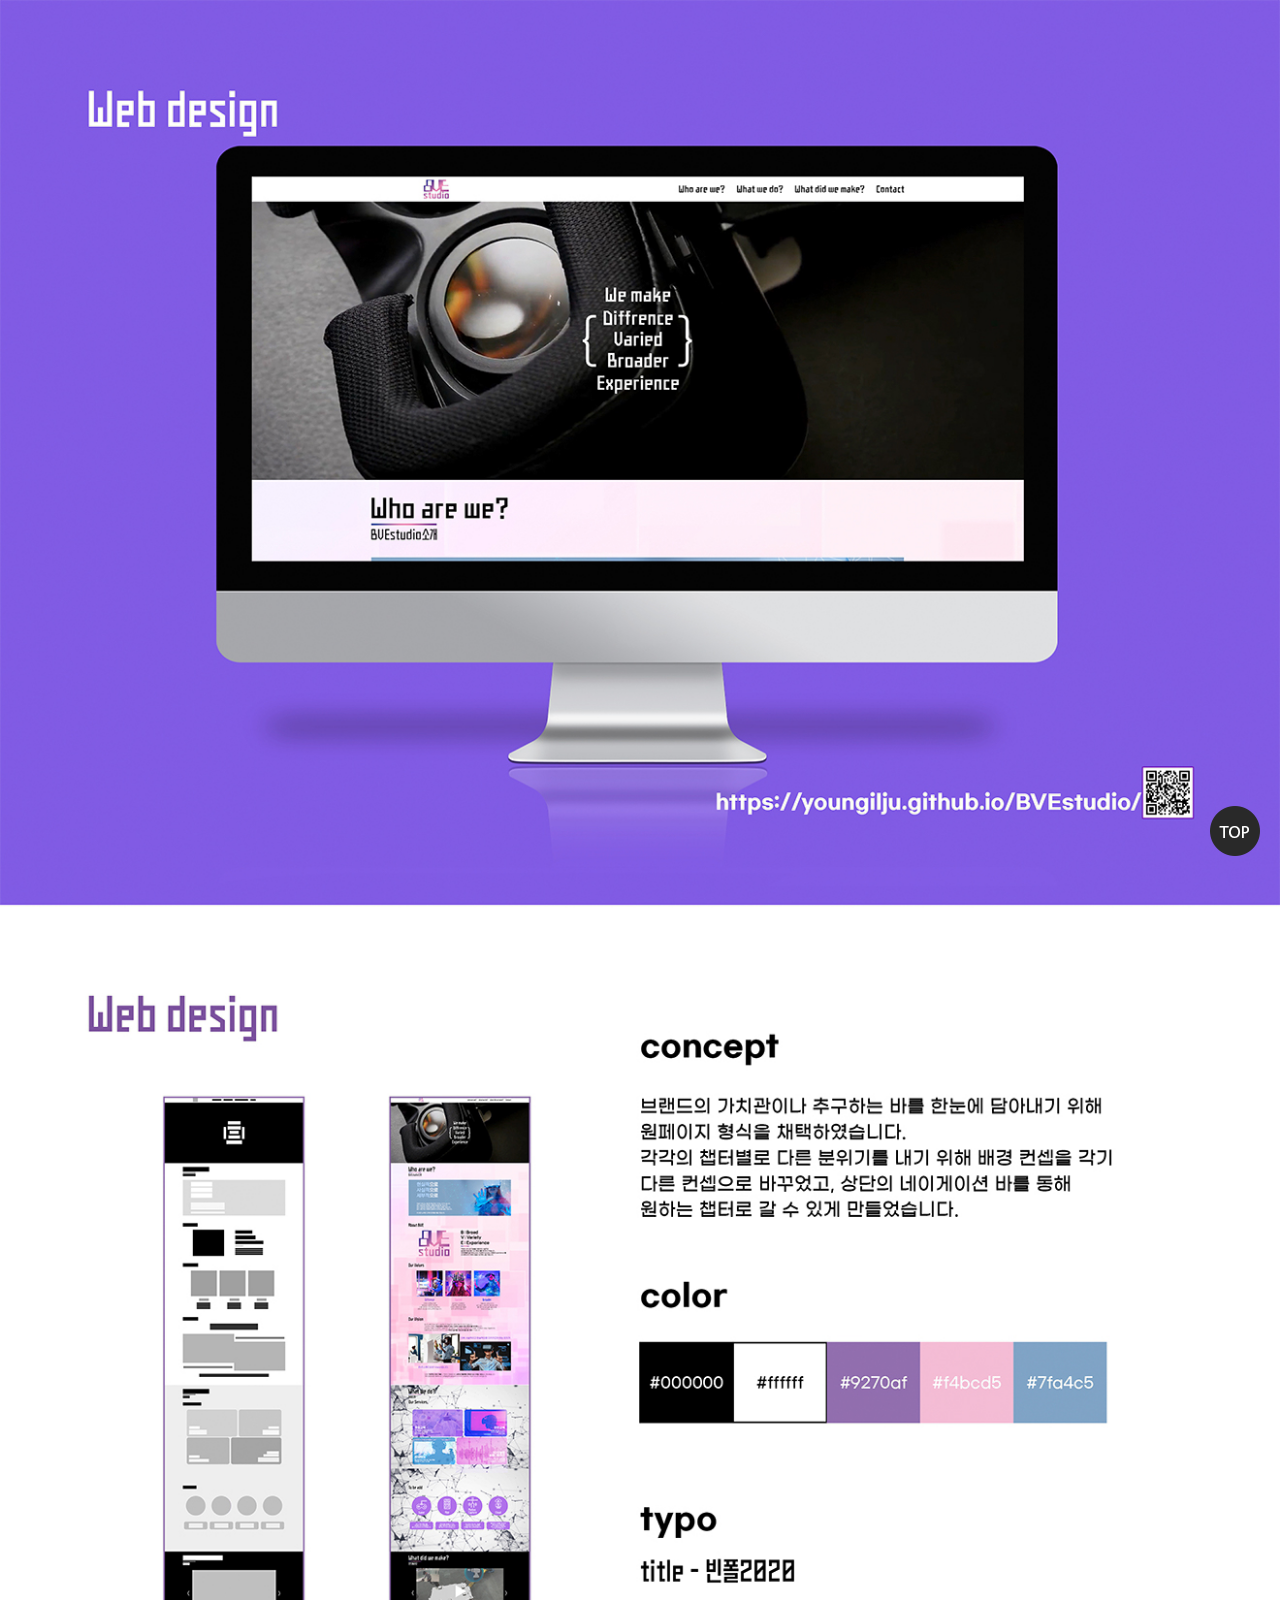
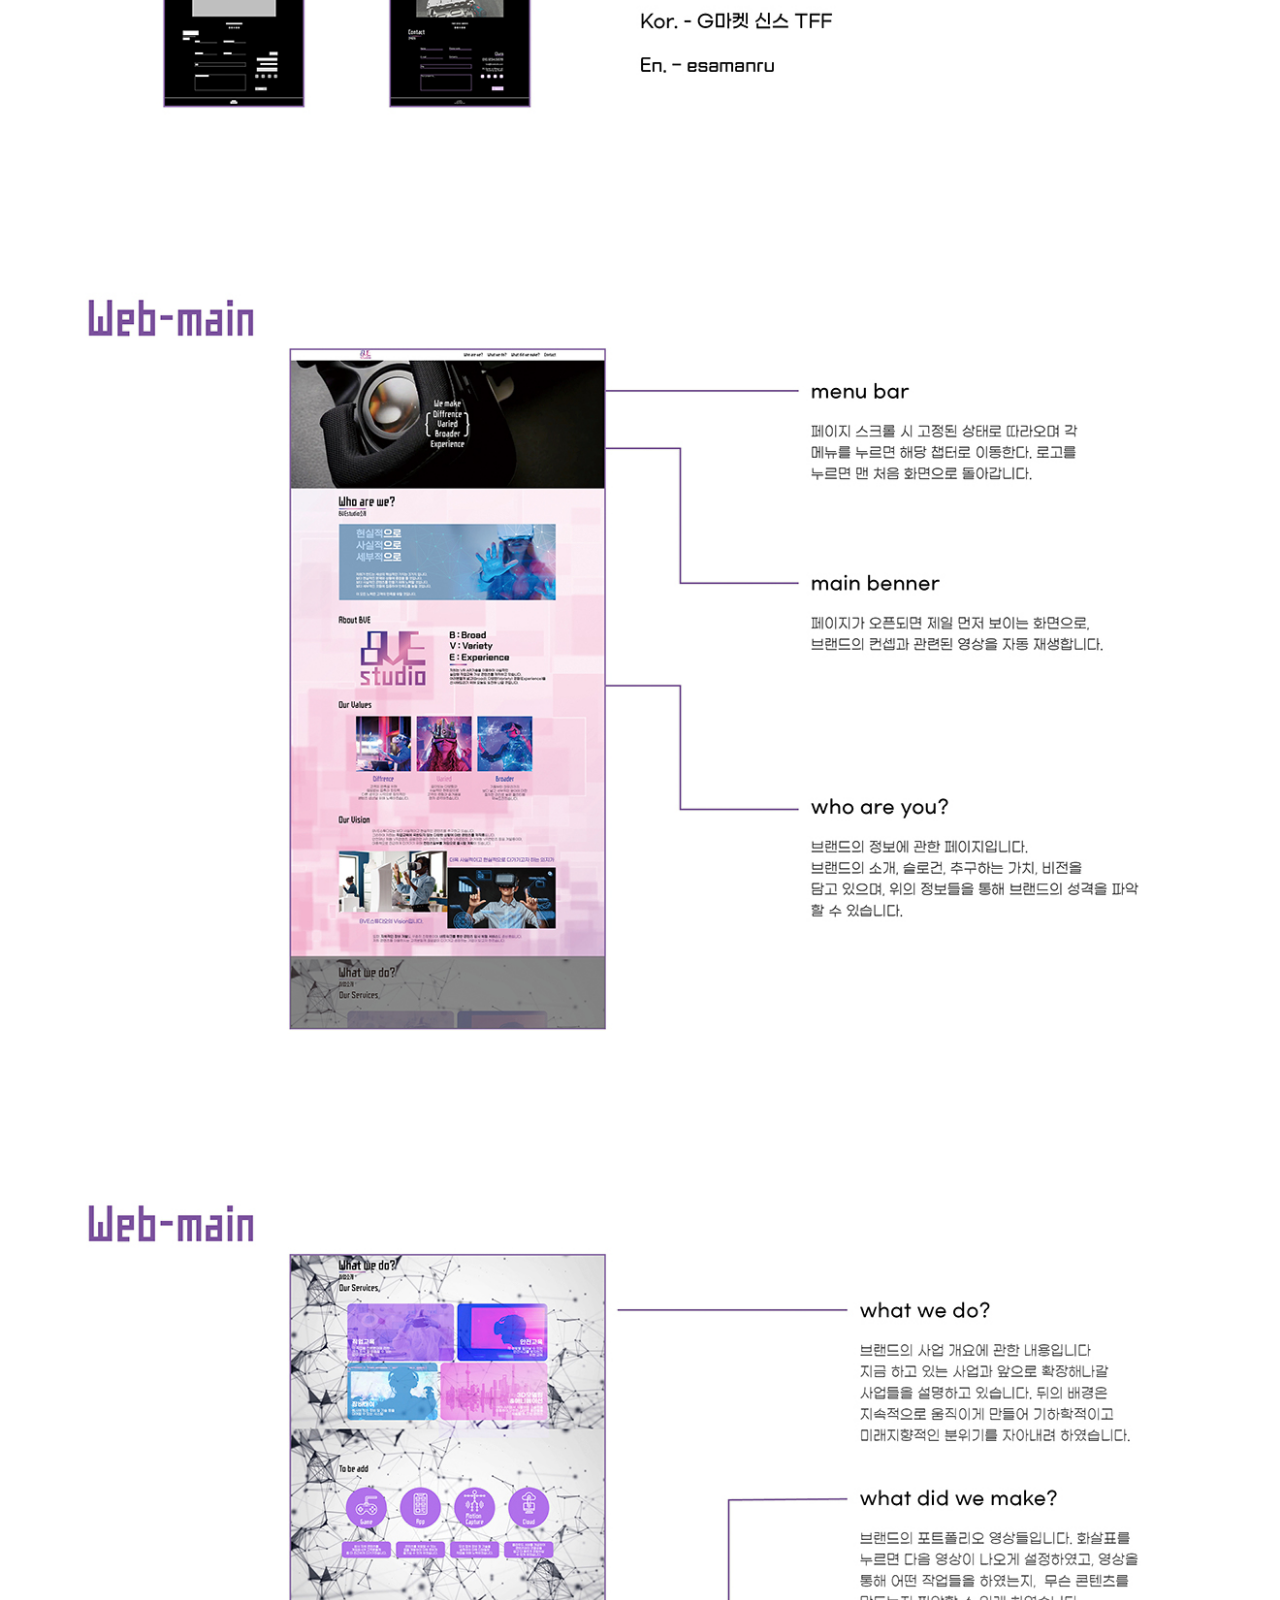
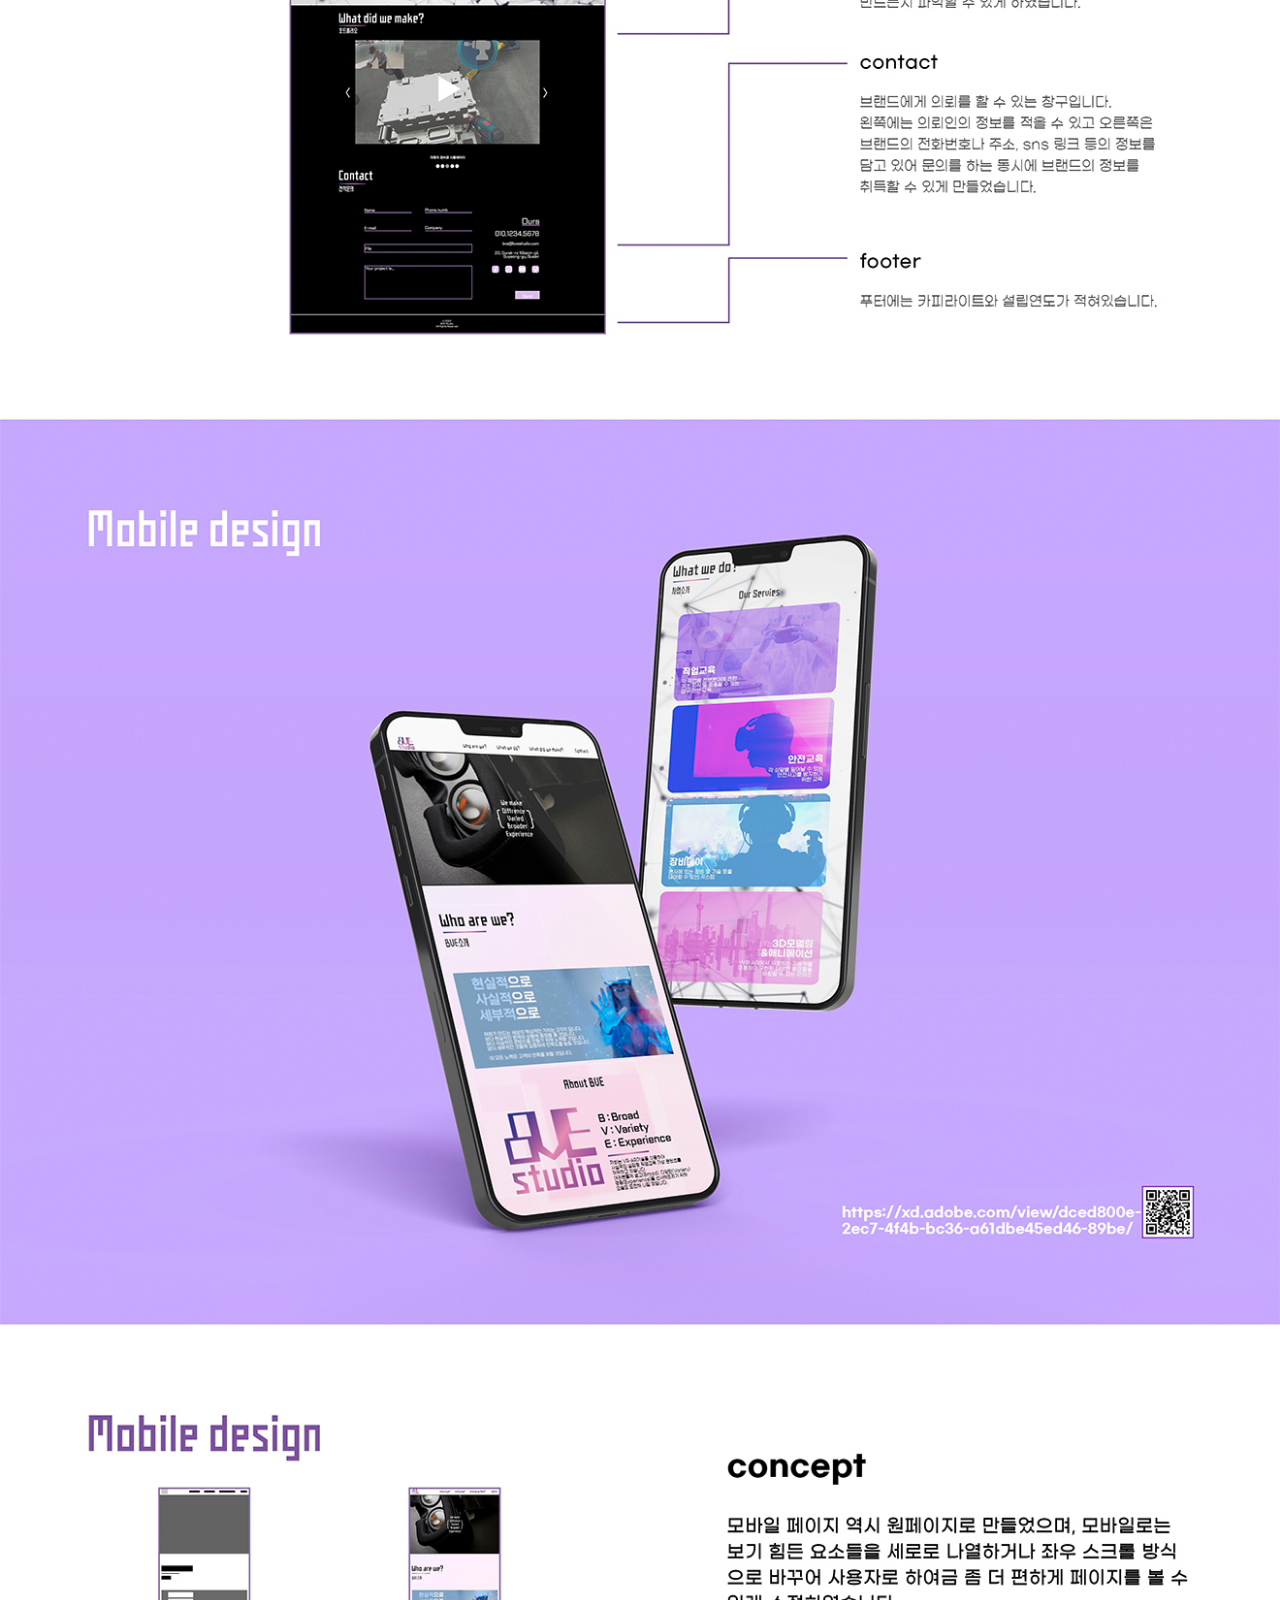
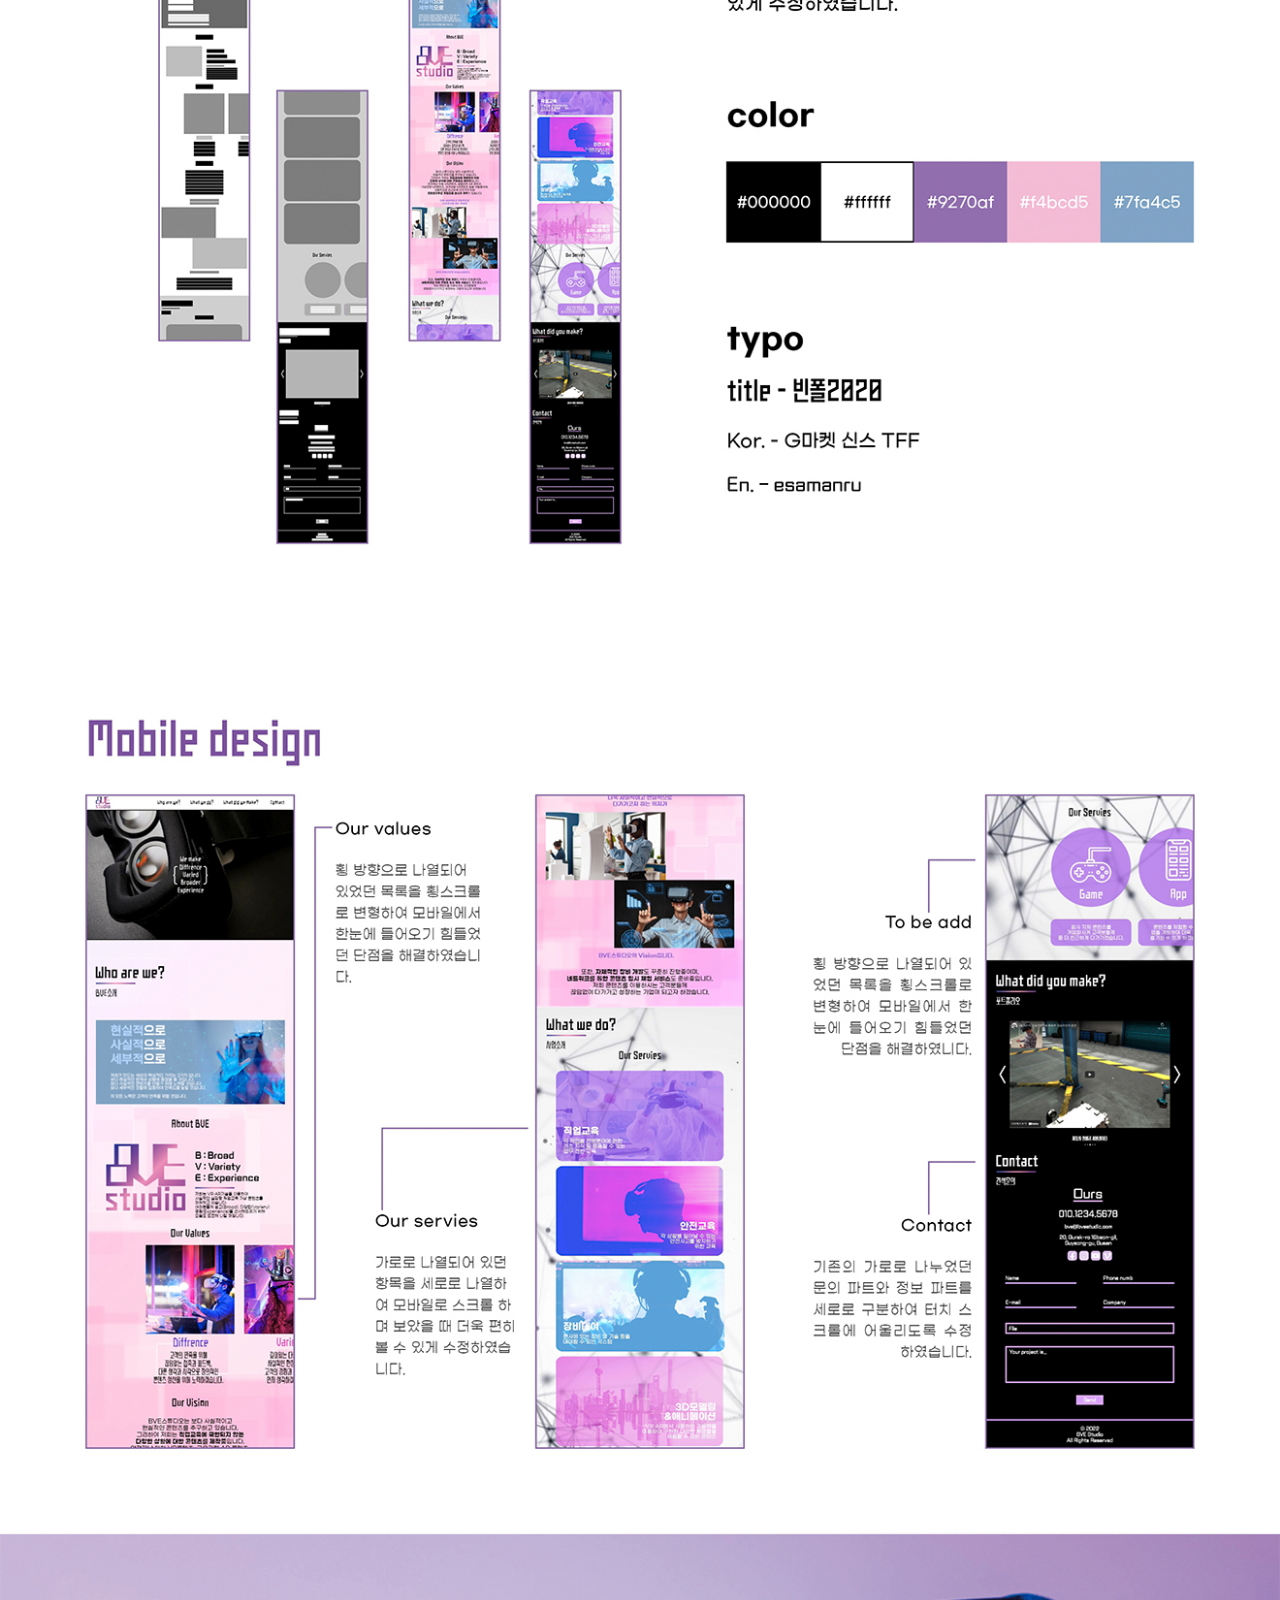
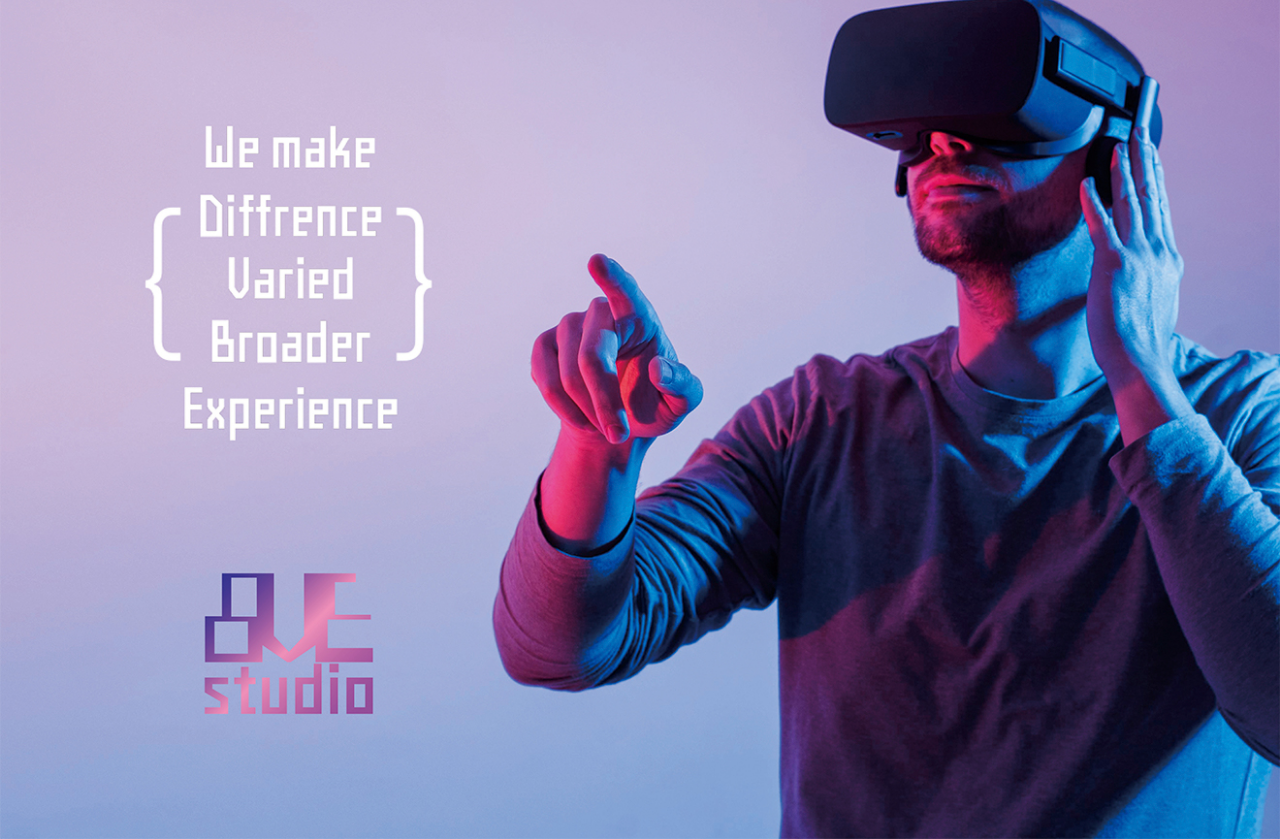
<file: BVE_web/bvestudio_web.html>
<!doctype html>
<html>
	<head>
		<title>BVEstudio 웹가이드</title>
		<meta charset="utf-8">
		<meta name="viewport" content="width=device-width, initial-scale=1">
		<meta http-equiv="X-UA-Compatible" content="IE=edge">
		<style>
			*{margin:0; padding:0;}
			a{text-decoration:none;
				color:#000;}
			
			.fixed_box{position:fixed;
				bottom:40px;
				right:30px;
				width:40px;}
			#top{
				max-width:1320px;
				margin:0 auto;
			}
			#top img{
				width:100%;
				display: block;
			}
			
		</style>
	</head>
	<body>
		<div id="top">
			<img src="images/web.jpg" class="guide1"><!--가이드 이미지 경로 지정하기-->
		</div>
		<div class="fixed_box">
			<a href="#top" class="top_btn"><!--href부분은 이미지를 감싼 div에 있는 id이름과 동일하게 설정.-->
				<img src="images/top.png" alt="top">
			</a>
		</div>


		<!--이동시 부드럽게 이동시키기 위해 추가한 구문 시작. script쪽 전부 삭제가능.-->
		<script src="https://code.jquery.com/jquery-1.12.4.min.js" integrity="sha256-ZosEbRLbNQzLpnKIkEdrPv7lOy9C27hHQ+Xp8a4MxAQ=" crossorigin="anonymous"></script>
		<script>
			$(function() {
				$('a[href*="#"]:not([href="#"])').click(function() {
				if (location.pathname.replace(/^\//,'') == this.pathname.replace(/^\//,'') && location.hostname == this.hostname) {
				var target = $(this.hash);
				target = target.length ? target : $('[name=' + this.hash.slice(1) +']');
				if (target.length) {
				$('html, body').animate({
				scrollTop: target.offset().top
				}, 500);//움직이는 시간 조정
				return false;
				}
				}
				});
				});
		</script>
		<!--이동시 부드럽게 이동시키기 위해 추가한 구문 끝. 삭제가능.-->
	</body>
</html>
</file>
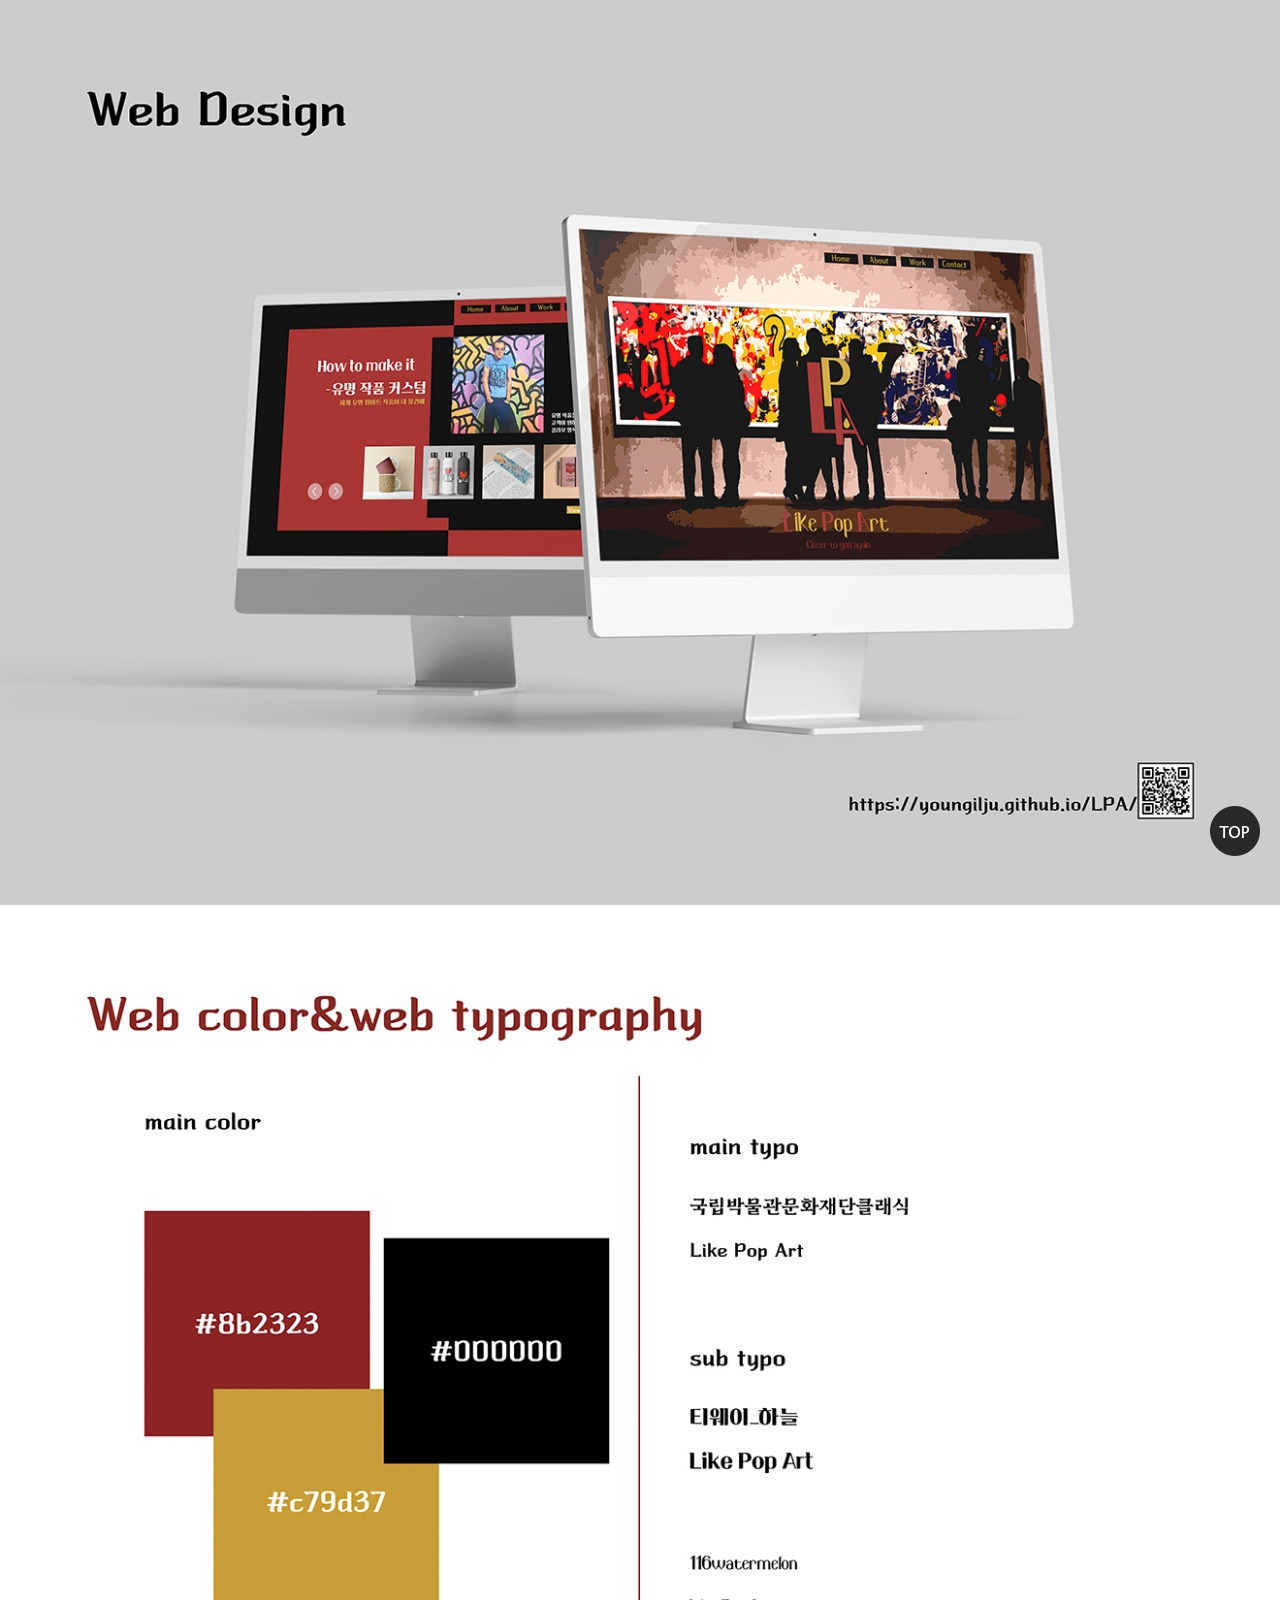
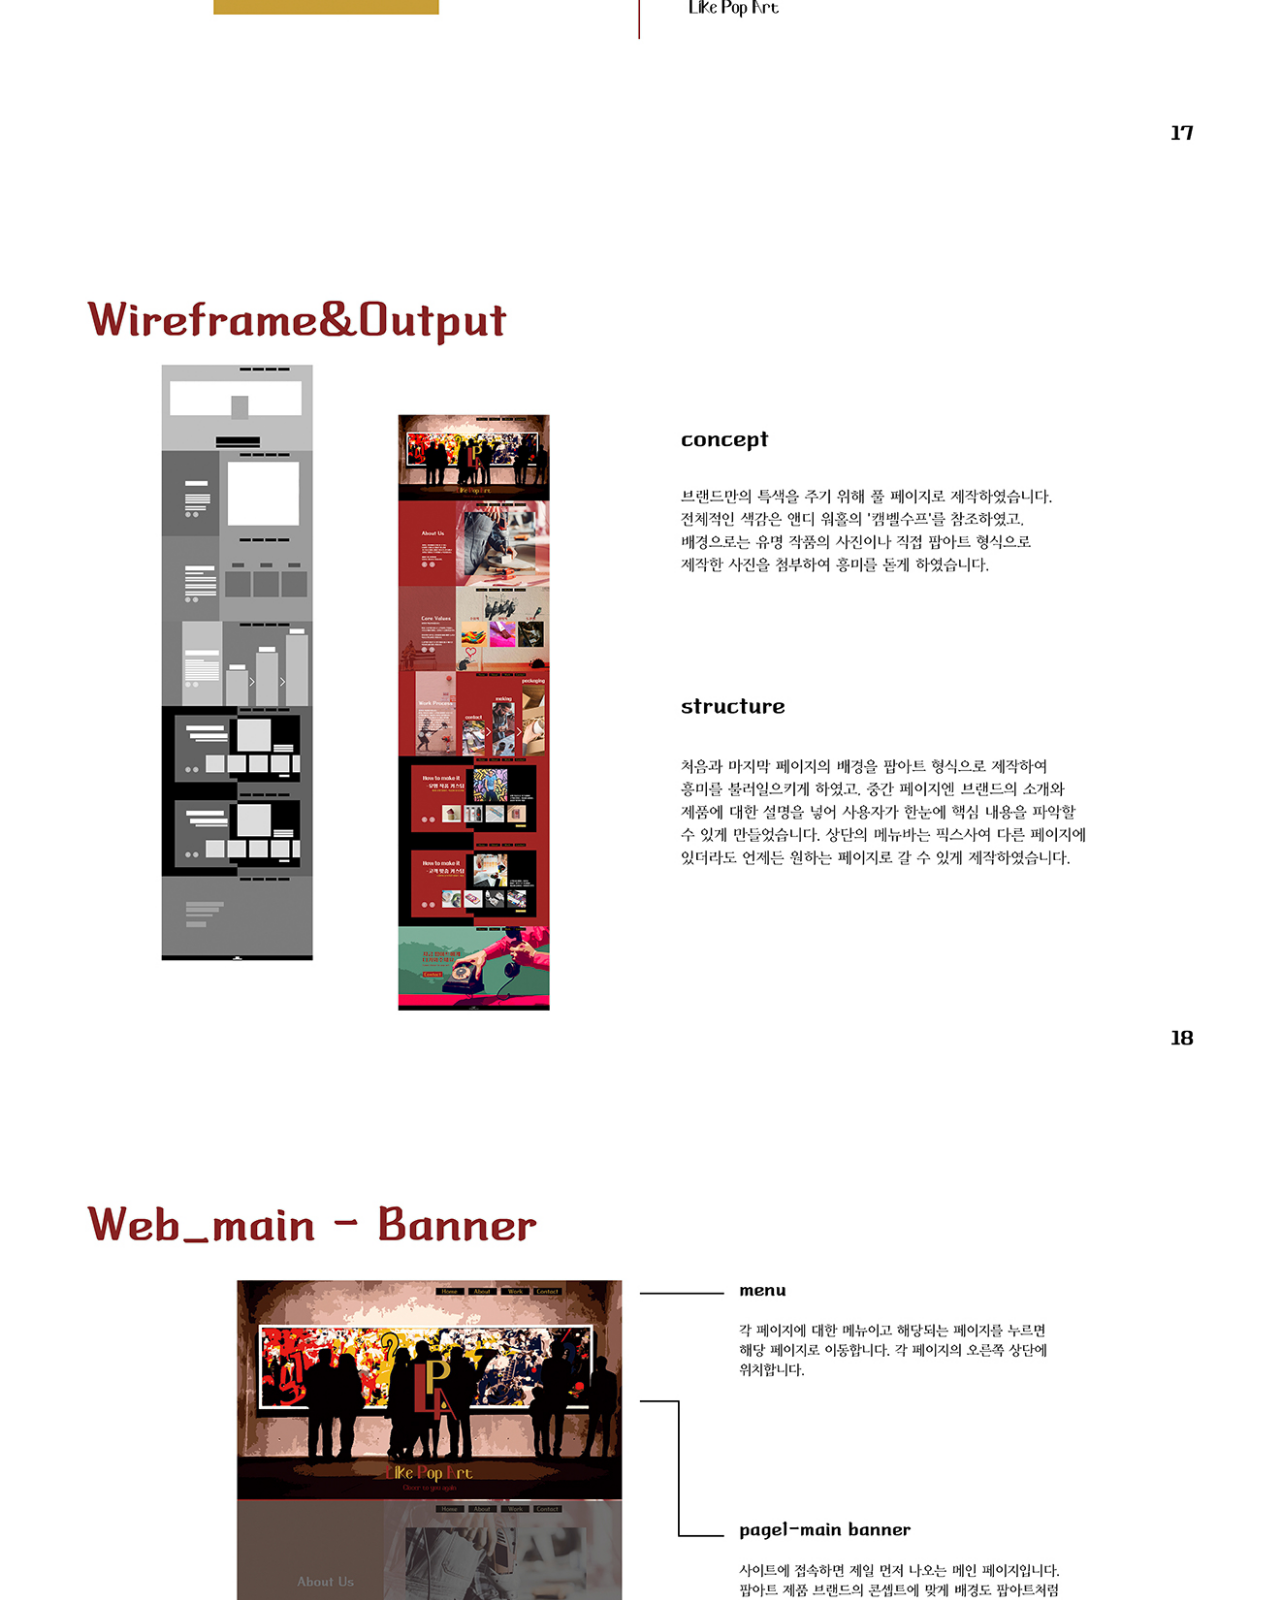
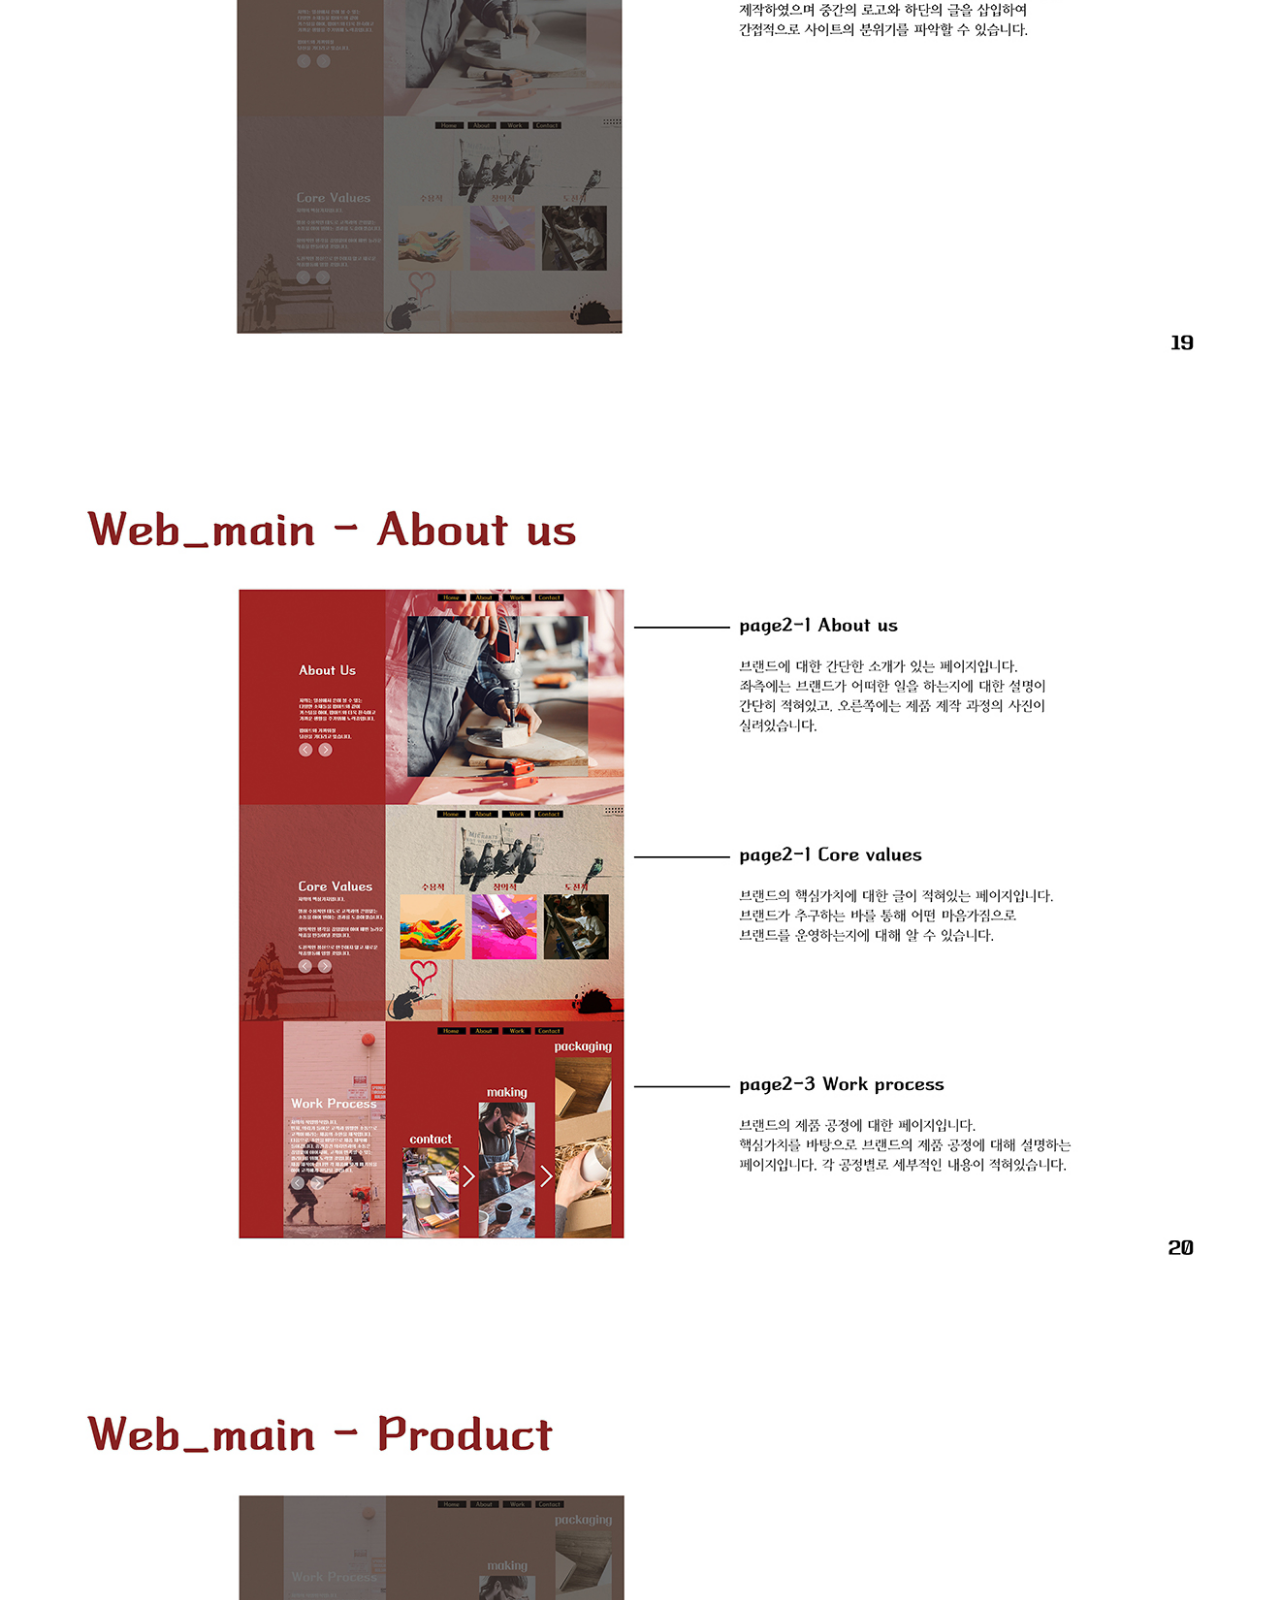
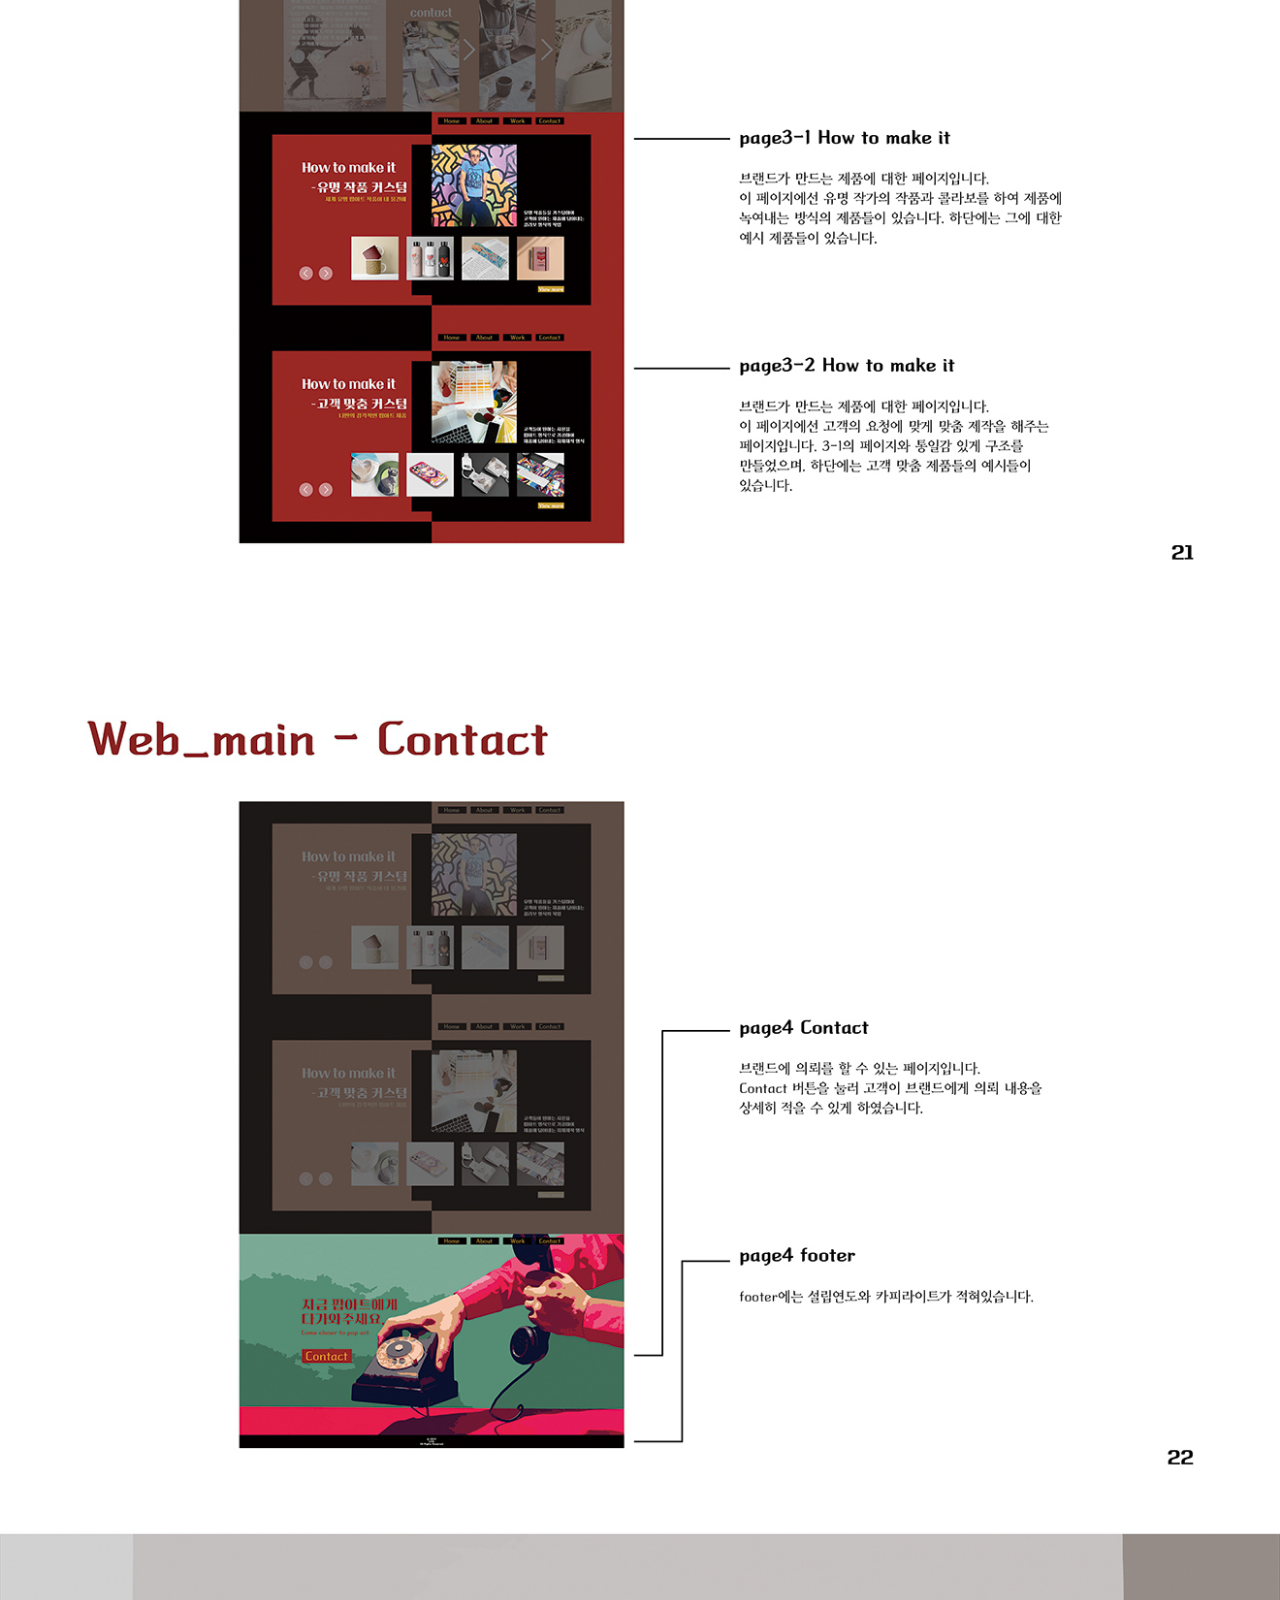
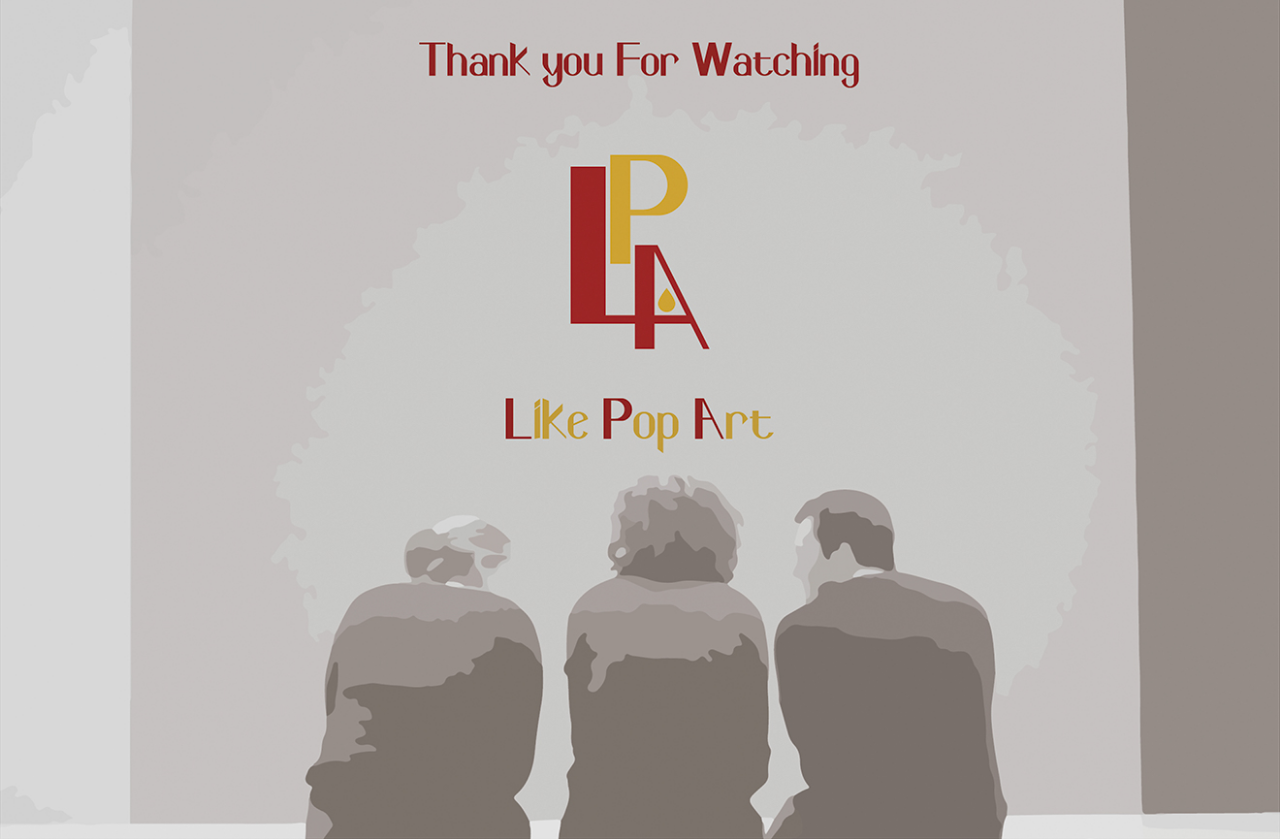
<file: LPA_web/lpa_web.html>
<!doctype html>
<html>
	<head>
		<title>LPA_web가이드</title>
		<meta charset="utf-8">
		<meta name="viewport" content="width=device-width, initial-scale=1">
		<meta http-equiv="X-UA-Compatible" content="IE=edge">
		<style>
			*{margin:0; padding:0;}
			a{text-decoration:none;
				color:#000;}
			
			.fixed_box{position:fixed;
				bottom:40px;
				right:30px;
				width:40px;}
			#top{
				max-width:1320px;
				margin:0 auto;
			}
			#top img{
				width:100%;
				display: block;
			}
			
		</style>
	</head>
	<body>
		<div id="top">
			<img src="images/lpa_web.jpg" class="guide1"><!--가이드 이미지 경로 지정하기-->
		</div>
		<div class="fixed_box">
			<a href="#top" class="top_btn"><!--href부분은 이미지를 감싼 div에 있는 id이름과 동일하게 설정.-->
				<img src="images/top.png" alt="top">
			</a>
		</div>


		<!--이동시 부드럽게 이동시키기 위해 추가한 구문 시작. script쪽 전부 삭제가능.-->
		<script src="https://code.jquery.com/jquery-1.12.4.min.js" integrity="sha256-ZosEbRLbNQzLpnKIkEdrPv7lOy9C27hHQ+Xp8a4MxAQ=" crossorigin="anonymous"></script>
		<script>
			$(function() {
				$('a[href*="#"]:not([href="#"])').click(function() {
				if (location.pathname.replace(/^\//,'') == this.pathname.replace(/^\//,'') && location.hostname == this.hostname) {
				var target = $(this.hash);
				target = target.length ? target : $('[name=' + this.hash.slice(1) +']');
				if (target.length) {
				$('html, body').animate({
				scrollTop: target.offset().top
				}, 500);//움직이는 시간 조정
				return false;
				}
				}
				});
				});
		</script>
		<!--이동시 부드럽게 이동시키기 위해 추가한 구문 끝. 삭제가능.-->
	</body>
</html>
</file>
